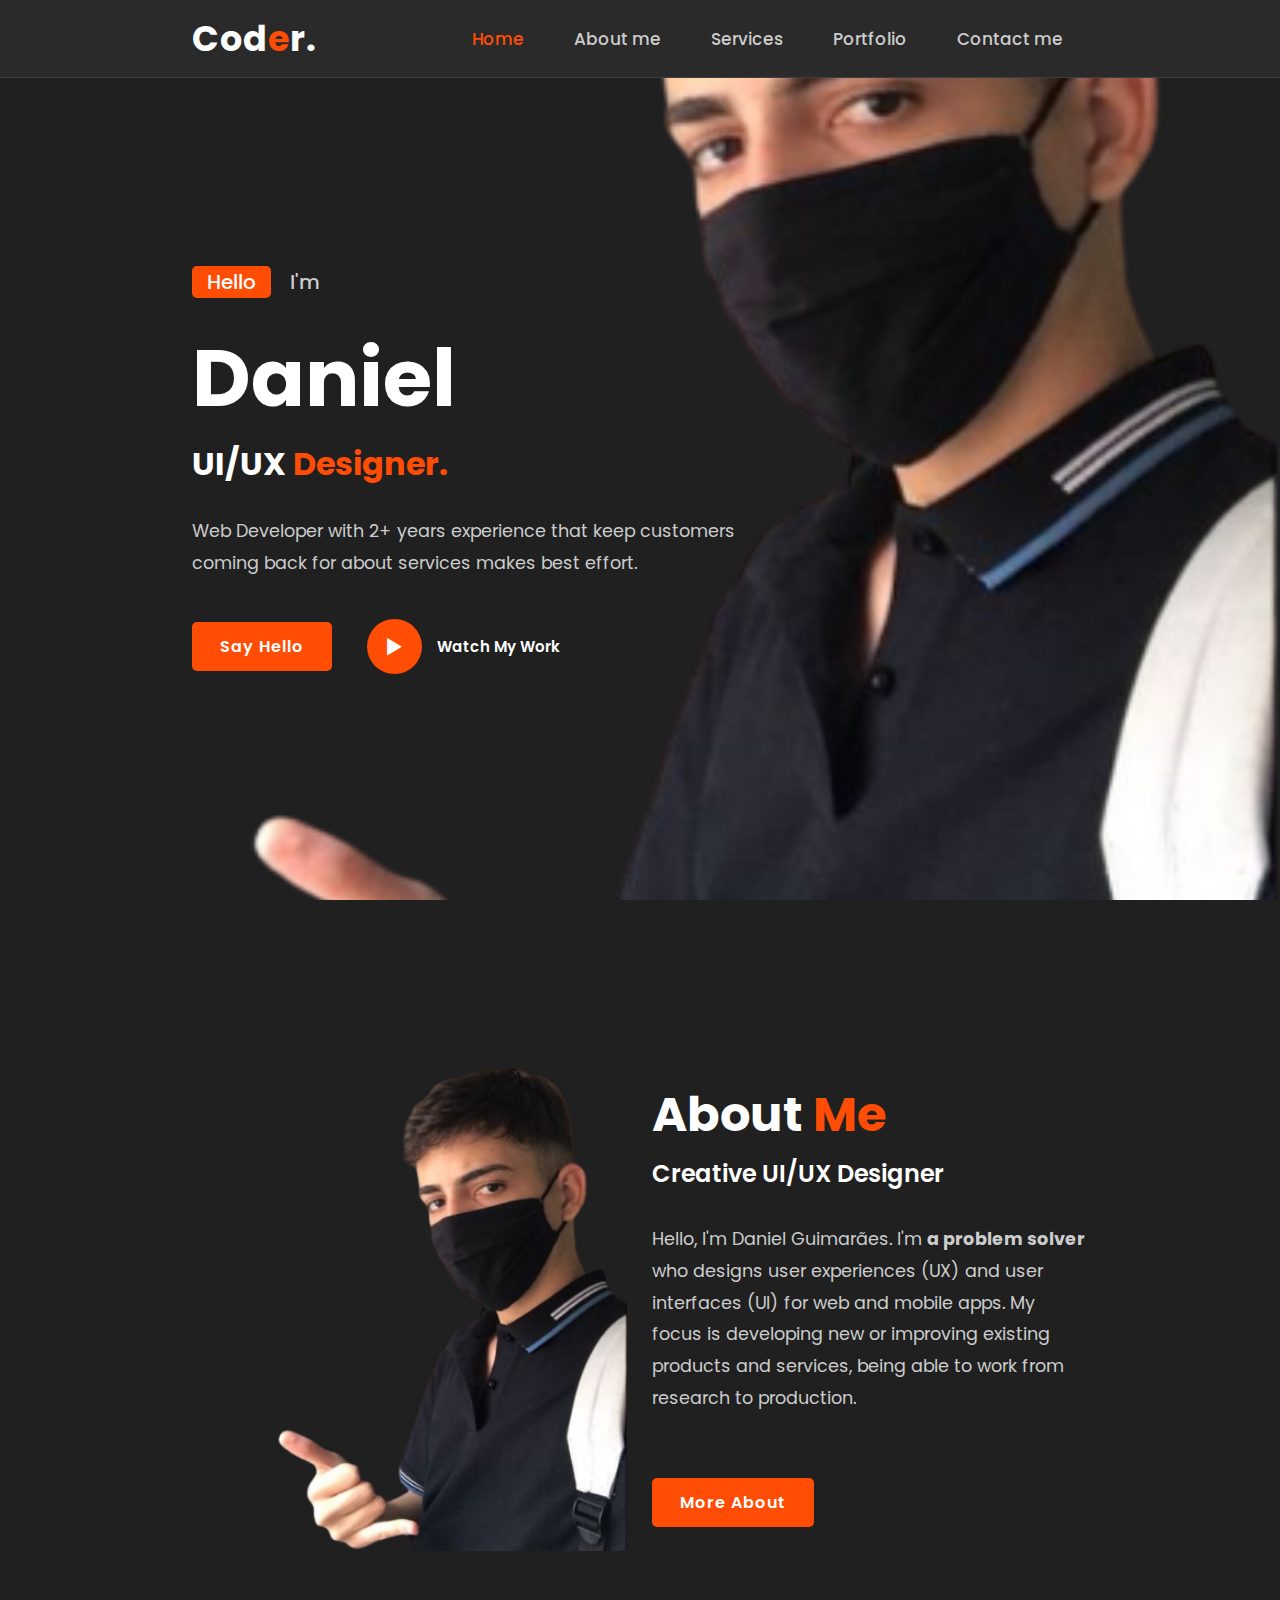
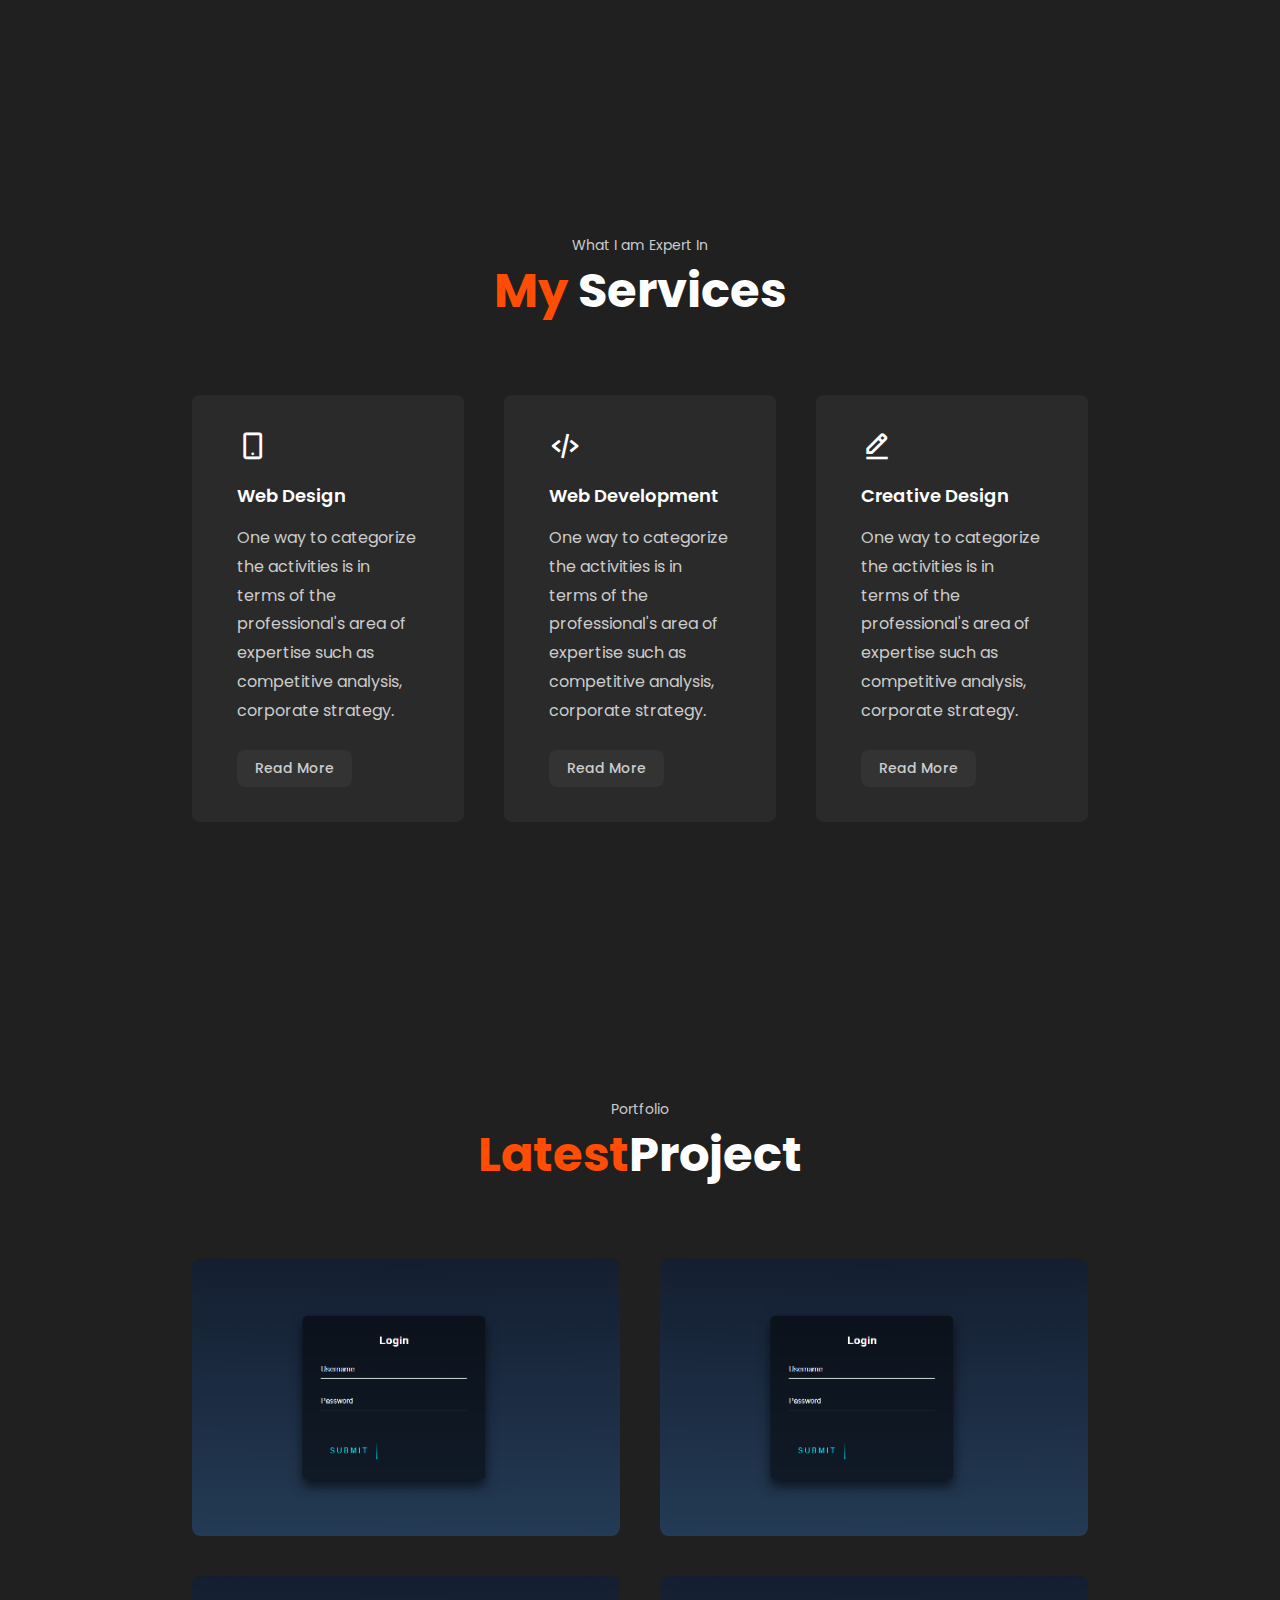
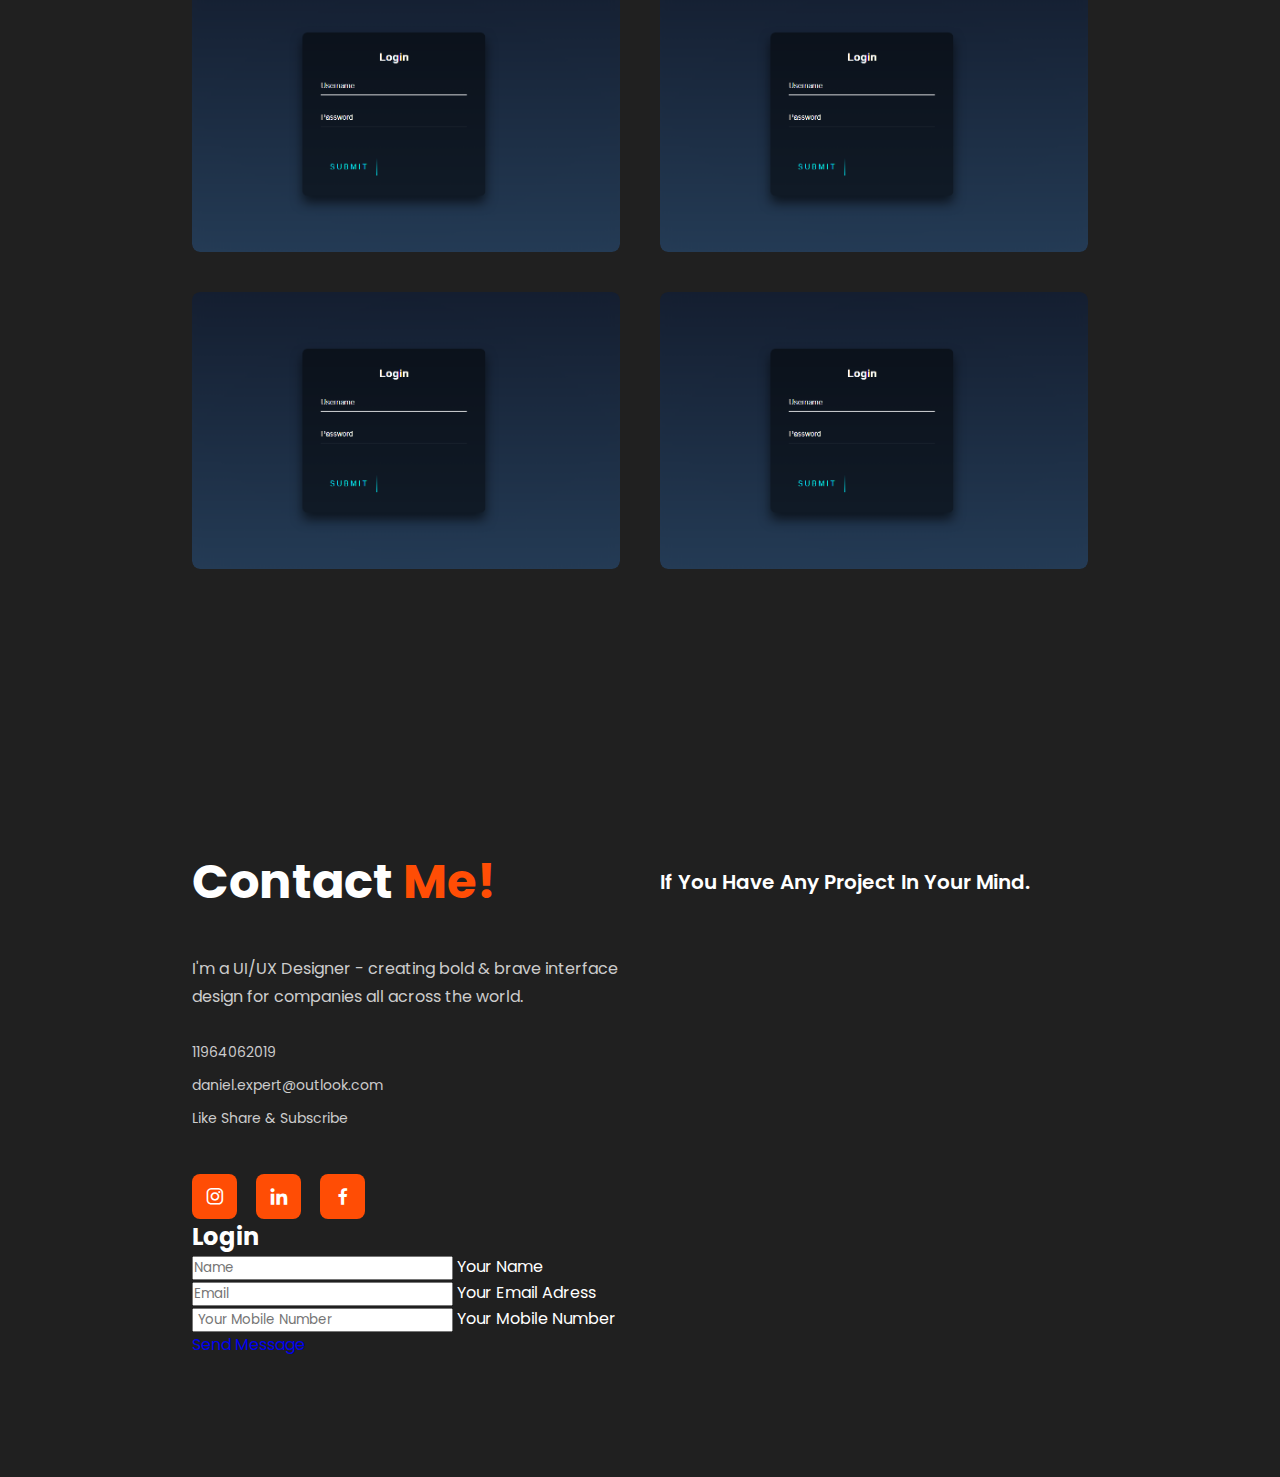
<file: index.html>
<!DOCTYPE html>
<html lang="en">
<head>
    <meta charset="UTF-8">
    <meta http-equiv="X-UA-Compatible" content="IE=edge">
    <meta name="viewport" content="width=device-width, initial-scale=1.0">
    <title>Portfolio Website</title>
    <!--Custom CSS link-->
    <link rel="stylesheet" href="style.css">
    <!--Link para usar icon-->
    <link rel="stylesheet"
    href="https://unpkg.com/boxicons@latest/css/boxicons.min.css">
    <!--Font do gloogle-->
    <link rel="preconnect" href="https://fonts.googleapis.com"><link rel="preconnect" href="https://fonts.gstatic.com" crossorigin><link href="https://fonts.googleapis.com/css2?family=Poppins:wght@300;400;500;600;800;900&display=swap" rel="stylesheet">
</head>
<body>
    <!--Header design-->
    <header class="sticky">
        <a href="#" class="logo">Cod<span>e</span>r.</a>

        <ul class="navlist">
            <li><a href="#home" class="active">Home</a></li>
            <li><a href="#about">About me</a></li>
            <li><a href="#services">Services</a></li>
            <li><a href="#portfolio">Portfolio</a></li>
            <li><a href="#contact">Contact me</a></li>
        </ul>
        
        <div class="bx bx-menu" id="menu-icon">
       </div>
    </header>

     <!--home section design-->
     <section class="home" id="home">
       <div class="home-text">
        <div class="slide">
            <span class="one">Hello</span>
            <span class="two">I'm</span>
        </div>
        <h1>Daniel</h1>
        <h3>UI/UX<span> Designer.</span></h3>
        <p>Web Developer with 2+ years experience that keep customers <br>
        coming back for about services makes best effort.</p>
        <div class="button">
            <a href="#" class="btn">Say Hello</a>
            <a href="#" class="btn2"><span><i class="bx bx-play"></i></span>Watch
            My Work</a>
        </div>
       </div>
     </section>

     <!--about section design-->
     <section class="about" id="about">
        <div class="about-img">
            <img src="Screenshot_1-removebg-preview.png" alt="">
        </div>

            <div class="about-text">
                <h2>About <span>Me</span></h2>
                <h4>Creative UI/UX Designer</h4>
                <p>Hello, I'm Daniel Guimarães.
                    I'm <strong>a problem solver</strong> who designs user experiences (UX) and user interfaces (UI) for web and mobile apps.
                    My focus is developing new or improving existing products and services, being able to work from research to production.</p>
                    <a href="#" class="btn">More About</a>
            </div>
        
     </section>


     <!--service section design-->
     <section class="services" id="services">
        <div class="main-text">
            <p>What I am Expert In</p>
            <h2><span>My</span> Services</h2>
        </div>

        <div class="services-content">
            <div class="box">
                <div class="s-icons">
                    <i class="bx bx-mobile-alt"></i>
                </div>
                <h3>Web Design</h3>
                <p>One way to categorize the activities is in terms of the
                professional's area of expertise such as competitive analysis,
                corporate strategy.</p>
                <a href="#services" class="read">Read More</a>
            </div>

            <div class="box">
                <div class="s-icons">
                    <i class="bx bx-code-alt"></i>
                </div>
                <h3>Web Development</h3>
                <p>One way to categorize the activities is in terms of the
                professional's area of expertise such as competitive analysis,
                corporate strategy.</p>
                <a href="#" class="read">Read More</a>
            </div>

            <div class="box">
                <div class="s-icons">
                    <i class="bx bx-edit-alt"></i>
                </div>
                <h3>Creative Design</h3>
                <p>One way to categorize the activities is in terms of the
                professional's area of expertise such as competitive analysis,
                corporate strategy.</p>
                <a href="#" class="read">Read More</a>
            </div>

        </div>
     </section>

     <!--portfolio section design-->
     <section class="portfolio" id="portfolio">
        <div class="main-text">
            <p>Portfolio</p>
            <h2><span>Latest</span>Project</h2>
        </div>

        <div class="portfolio-content">
            <div class="row">
                <img src="login_port.png">
                <div class="layer">
                    <h5>Visual Design</h5>
                    <p>Check out 10 Best Design's updates for the top web design &
                    development companies.</p>
                    <a href="#"><i class="bx bx-link-external"></i></a>     
                </div>
            </div>

            <div class="row">
                <img src="login_port.png">
                <div class="layer">
                    <h5>Visual Design</h5>
                    <p>Check out 10 Best Design's updates for the top web design &
                    development companies.</p>
                    <a href="#"><i class="bx bx-link-external"></i></a>     
                </div>
            </div>

            <div class="row">
                <img src="login_port.png">
                <div class="layer">
                    <h5>Visual Design</h5>
                    <p>Check out 10 Best Design's updates for the top web design &
                    development companies.</p>
                    <a href="#"><i class="bx bx-link-external"></i></a>     
                </div>
            </div>

            <div class="row">
                <img src="login_port.png">
                <div class="layer">
                    <h5>Visual Design</h5>
                    <p>Check out 10 Best Design's updates for the top web design &
                    development companies.</p>
                    <a href="#"><i class="bx bx-link-external"></i></a>     
                </div>
            </div>

            <div class="row">
                <img src="login_port.png">
                <div class="layer">
                    <h5>Visual Design</h5>
                    <p>Check out 10 Best Design's updates for the top web design &
                    development companies.</p>
                    <a href="#"><i class="bx bx-link-external"></i></a>     
                </div>
            </div>

            <div class="row">
                <img src="login_port.png">
                <div class="layer">
                    <h5>Visual Design</h5>
                    <p>Check out 10 Best Design's updates for the top web design &
                    development companies.</p>
                    <a href="#"><i class="bx bx-link-external"></i></a>     
                </div>
            </div>
        </div>
     </section>
    <!--contact section design-->
     <section class="contact" id="contact">
        <div class="contact-text">
            <h2>Contact <span>Me!</span></h2>
            <h4>If You Have Any Project In Your Mind.</h4>
            <p>I'm a UI/UX Designer - creating bold & brave interface design for
            companies all across the world.</p>
        </div>
            
        
            <div class="list">
                <li><a href="#">11964062019</a></li>
                <li><a href="#">daniel.expert@outlook.com</a></li>
                <li><a href="#">Like Share & Subscribe</a></li>
            </div>

            <div class="contact-icons">
                <a href="#"><i class="bx bxl-instagram"></i></a>
                <a href="#"><i class="bx bxl-linkedin"></i></a>
                <a href="#"><i class="bx bxl-facebook"></i></a>
            </div>
    
            <div class="login-box">
                <h2>Login</h2>
                <form>
                  <div class="user-box">
                    <input type="text" name="" required="" placeholder="Name">
                    <label>Your Name</label>
                  </div>
                  <div class="user-box">
                    <input type="text" name="" required="" placeholder="Email">
                    <label>Your Email Adress</label>
                  </div>
                  <div class="user-box">
                    <input type="number" name="" required="" placeholder=" Your Mobile Number">
                    <label>Your Mobile Number</label>
                  </div>
                  <a href="#">
                    <span></span>
                    <span></span>
                    <span></span>
                    <span></span>
                    Send Message
                  </a>
                </form>
              </div>
    </section>


    <!--Custom js link-->
    <script src="js/script.js"></script>
</body>
</html>
</file>
<file: style.css>
*{
    padding: 0;
    margin: 0;
    box-sizing: border-box;
    font-family: 'Poppins', sans-serif;
    text-decoration: none;
    list-style-type: none;
    scroll-behavior: smooth;    
}
:root{
    --bg-color: #2a2a2a;
    --second-bg-color: #202020;
    --text-color: #fff;
    --second-color: #ccc;
    --main-color: #ff4d05;
    --big-font: 5rem;
    --h2-font: 3rem;
    --p-font: 1.1rem;
}
body{
    background: var(--second-bg-color);
    color: var(--text-color);
}
header{
    position: fixed;
    width: 100%;
    top: 0;
    right: 0;
    z-index: 1000;
    display: flex;
    align-items: center;
    justify-content: space-between;
    background: transparent;
    padding: 22px 15%;
    border-bottom: 1px solid transparent;
    transition: all .45s ease;   
}
.logo{
    color: var(--text-color);
    font-size: 35px;
    font-weight: 700;
    letter-spacing: 1px;
}
span{
    color: var(--main-color);
}
.navlist{
    display: flex;
}
.navlist a{
    color: var(--second-color);
    font-size: 17px;
    font-weight: 500;
    margin: 0 25px;
    transition: all .45s ease;
}
.navlist a:hover{
    color: var(--main-color);
}
.navlist a.active{
    color: var(--main-color);
}
#menu-icon{
    font-size: 35px;
    color: var(--text-color);
    z-index: 10001;
    cursor: pointer;
    margin-left: 25px;
    display: none;
}
section{
    padding: 160px 15% 120px;
}
.home{
    position: relative;
    height: 100vh;
    width: 100%;
    background-image: url(Screenshot_1-removebg-preview.png);
    background-size: cover;
    background-position: center;
    display: flex;
    align-items: center;
    justify-content: flex-start;
}
.slide{
    margin-bottom: 20px;
}
.one{
    display: inline-block;
    margin-right: 15px;
    height: 32px;
    padding: 0 15px;
    line-height: 32px;
    font-size: 20px;
    font-weight: 500;
    border-radius: 5px;
    background: var(--main-color);
    color: var(--text-color);   
}
.two{
    display: inline-block;
    color: var(--second-color);
    font-size: 20px;
    font-weight: 500;
}
.home-text h1{
    font-size: var(--big-font);
    font-weight: 700;
    color: var(--text-color);
    list-style: 1.1;
    margin: 0 0 8px;
}
.home-text h3{
    color: var(--text-color);
    margin: 0 0 35px;
    font-size: 2rem;
    font-weight: 700;
    line-height: 1.1;
}
.home-text p{
    color: var(--second-color);
    font-size: var(--p-font);
    line-height: 1.8;
    margin-bottom: 40px;
}
.button{
    display: inline-flex;
    align-items: center;
    justify-content: center;
}
.btn{
    display: inline-block;
    padding: 12px 28px;
    background: var(--main-color);
    border-radius: 5px;
    color: var(--text-color);
    font-size: 1rem;
    letter-spacing: 1px;
    font-weight: 600;
    transition: all .45s ease;
}
.btn:hover{
    transform: scale(0.9);
}
.btn2{
    display: inline-flex;
    align-items: center;
    justify-content: center;
    font-size: 15px;
    font-weight: 600;
    color: var(--text-color);
    margin-left: 35px;
}
.btn2 span i{
    height: 55px;
    width: 55px;
    background: var(--main-color);
    color: var(--text-color);
    display: flex;
    align-items: center;
    justify-content: center;
    font-size: 35px;
    border-radius: 50%;
    margin-right: 15px;
    transition: all .45s ease;
}
.btn2 span i:hover{
    transform: scale(1.1) translateY(5px);
}

header.sticky{
    background: var(--bg-color);
    border-bottom: 1px solid #ffffff1a;
    padding: 12px 15%;
}
.about{
    display: grid;
    grid-template-columns: repeat(2, 1fr);
    align-items: center;
    gap: 1.5rem;
}
.about-img img{
    max-width: 530px;
    height: auto;
    width: 100%;
    border-radius: 8px;
}
.about-text h2{
    font-size: var(--h2-font);
    line-height: 1;
}
.about-text h4{
    font-size: 24px;
    font-weight: 600;
    color: var(--text-color);
    line-height: 1.7;
    margin: 15px 0 30px;
}
.about-text p{
    color: var(--second-color);
    font-size: var(--p-font);
    line-height: 1.8;
    margin-bottom: 4rem ;
}

.services{
    background: var(--second-bg-color);
}
.main-text{
    text-align: center;
}
.main-text p{
    color: var(--second-color);
    font-size: 14px;
    margin-bottom: 15px;
    line-height: 1;
}
.main-text h2{
    font-size: var(--h2-font);
    line-height: 1;
}
.services-content{
    display: grid;
    grid-template-columns: repeat(auto-fit, minmax(250px, auto));
    gap: 2.5rem;
    margin-top: 5rem;
}
.box{
    background: var(--bg-color);
    padding: 35px 45px;
    border-radius: 8px;
    transition: all .45s ease;
}
.s-icons i{
    font-size: 32px;
    margin-bottom: 20px;
}
.box h3{
    font-size: 18px;
    font-weight: 600;
    color: var(--text-color);
    margin-bottom: 15px;
} 
.box p {
    color: var(--second-color);
    font-size: 1rem;
    line-height: 1.8;
    margin-bottom: 25px;
}
.read{
    display: inline-block;
    padding: 8px 18px;
    background: #333333;
    color: var(--second-color);
    font-size: 14px;
    font-weight: 500;
    border-radius: 8px;
    transition: all .45s ease;
}
.read:hover{
    letter-spacing: 1px;
    background: #ffffff99;
    color: var(--text-color);
}
.box:hover{
    transform: translateY(-8px);
    cursor: pointer;
}
.portfolio-content{
    display: grid;
    grid-template-columns: repeat(auto-fit, minmax(350px, auto));
    align-items: center;
    gap: 2.5rem;
    margin-top: 5rem;
}
.row{
    position: relative;
    overflow: hidden;
    border-radius: 8px;
    cursor: pointer;
}
.row img{
    width: 100%;
    border-radius: 8px;
    display: block;
    transition: transform 0.5s;
}
.row:hover{
    transform: translateY(-9px);
}
.layer{
    width: 100%;
    height: 0;
    background: linear-gradient(rgba(0,0,0,0.1), #ff004f);
    position: absolute;
    border-radius: 8px;
    left: 0;
    bottom: 0;
    overflow: hidden;
    display: flex;
    flex-direction: column;
    align-items: center;
    justify-content: center;
    text-align: center;
    padding: 0 40px;
    transition: height 0.5s;
}
.layer h5{
    font-size: 20px;
    font-weight: 600;
    margin-bottom: 15px;
}
.layer p{
    color: var(--second-color);
    font-size: 1rem;
    line-height: 1.8;
}
.layer i{
    color: var(--main-color);
    margin-top: 20px;
    font-size: 20px;
    background: var(--text-color);
    width: 60px;
    height: 60px;
    display: flex;
    align-items: center;
    justify-content: center;
    border-radius: 50%;
}
.row:hover img{
    transform: scale(1.1);
}
.row:hover .layer{
    height: 100%;
    width: 100%;
}
.contact-text{
    background: var(--second-bg-color);
    display: grid;
    grid-template-columns: repeat(2, 1fr);
    align-items: center;
    gap: 2.5rem;
}
.contact-text h4{
    color: var(--text-color);
    margin: 18px 0;
    font-size: 20px;
    font-weight: 600;
} 
.contact-text h2{
    font-size: var(--h2-font);
    line-height: 1;
}
.contact-text p{
    color: var(--second-color);
    line-height: 1.8;
    margin-bottom: 30px;
}
.list{
    margin-bottom: 2.8rem;
}
.list li{
    margin-bottom: 12px;
}
.list li a{
  display: block;
  color: var(--second-color);
  font-size: 14px;
  transition: all .45s ease;    
}
.list li a:hover{
    color: var(--text-color);
    transform: translateX(5px);
}
.contact-icons i{
    height: 45px;
    width: 45px;
    background: var(--main-color);
    color: var(--text-color);
    font-size: 22px;
    display: inline-flex;
    align-items: center;
    justify-content: center;
    border-radius: 8px;
    margin-right: 15px;
    transition: all .45s ease;
}
.contact-icons i:hover{
    background: var(--text-color);
    color: var(--main-color);
}

/* Form & contactme*/
  
  @keyframes btn-anim1 {
    0% {
      left: -100%;
    }
    50%,100% {
      left: 100%;
    }
  }
  

  
  @keyframes btn-anim2 {
    0% {
      top: -100%;
    }
    50%,100% {
      top: 100%;
    }
  }
  
  
  
  @keyframes btn-anim3 {
    0% {
      right: -100%;
    }
    50%,100% {
      right: 100%;
    }
  }
  
  
  @keyframes btn-anim4 {
    0% {
      bottom: -100%;
    }
    50%,100% {
      bottom: 100%;
    }
  }
</file>
